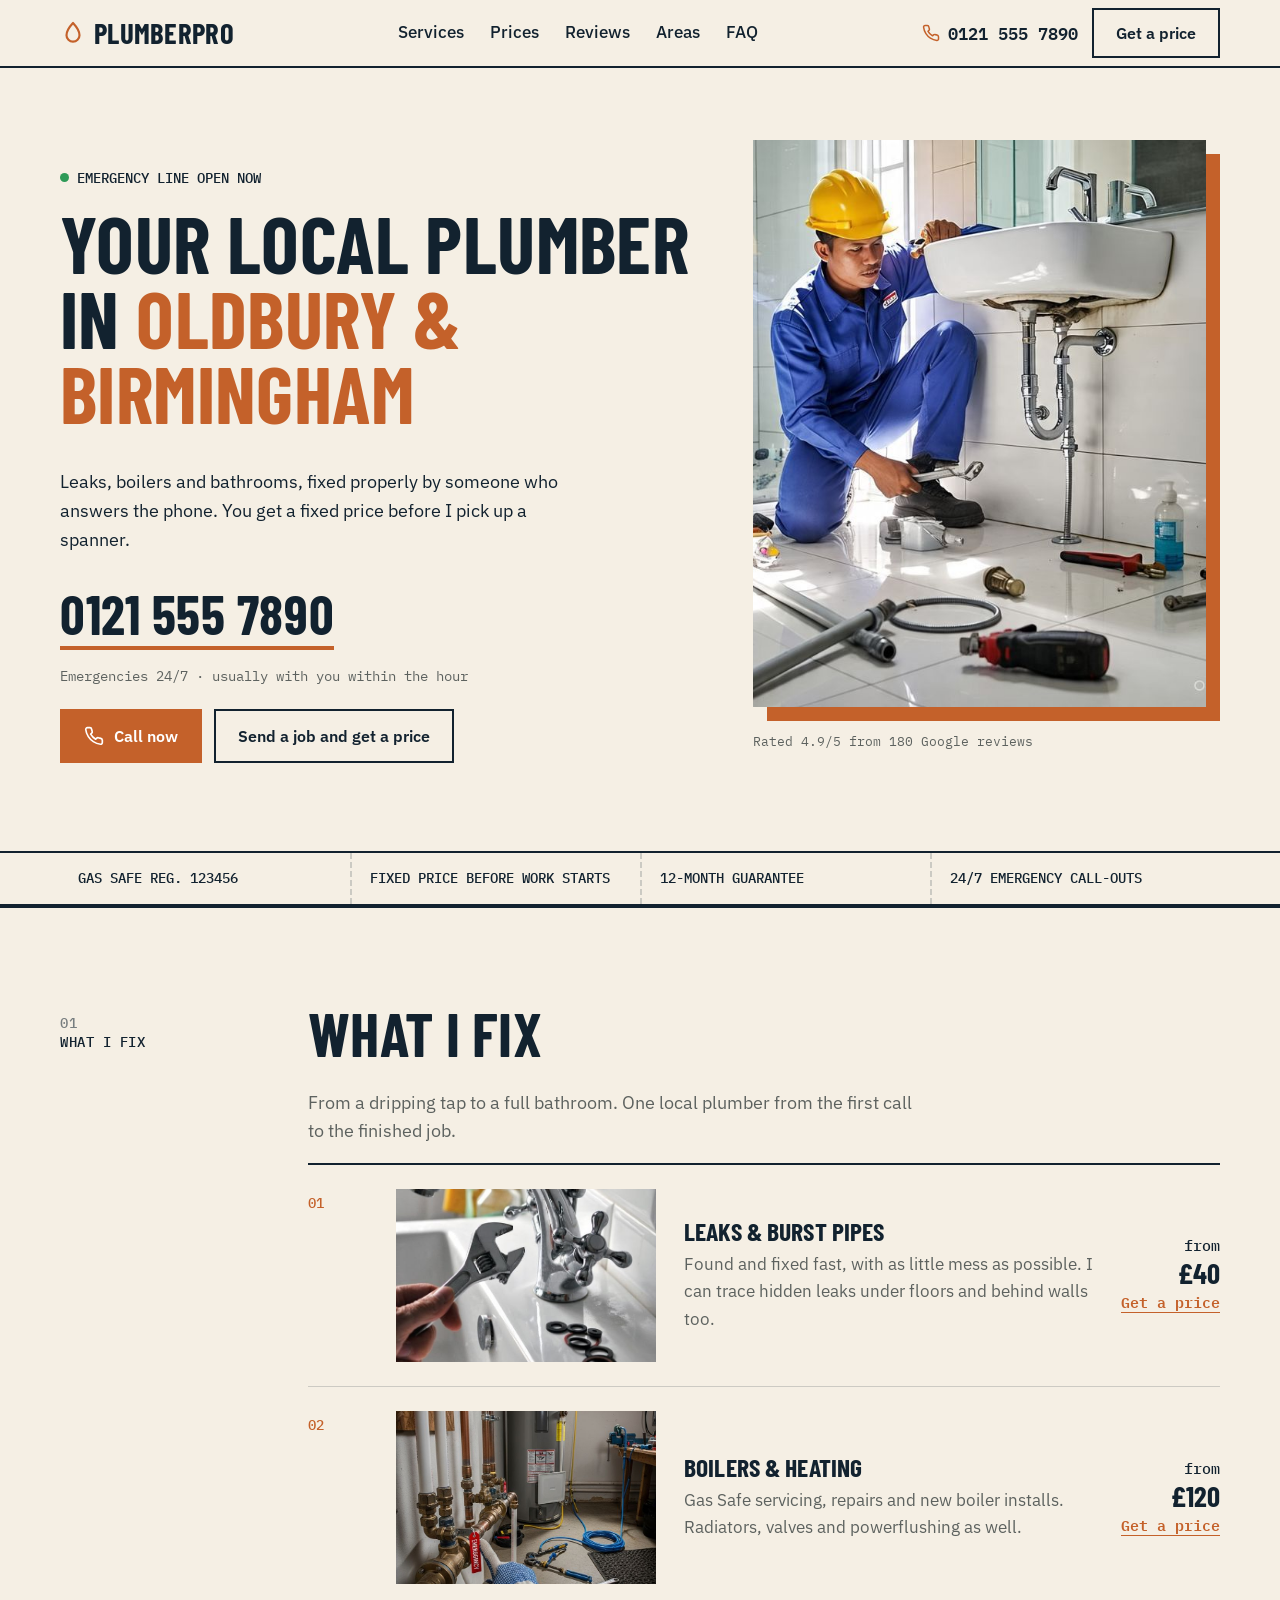
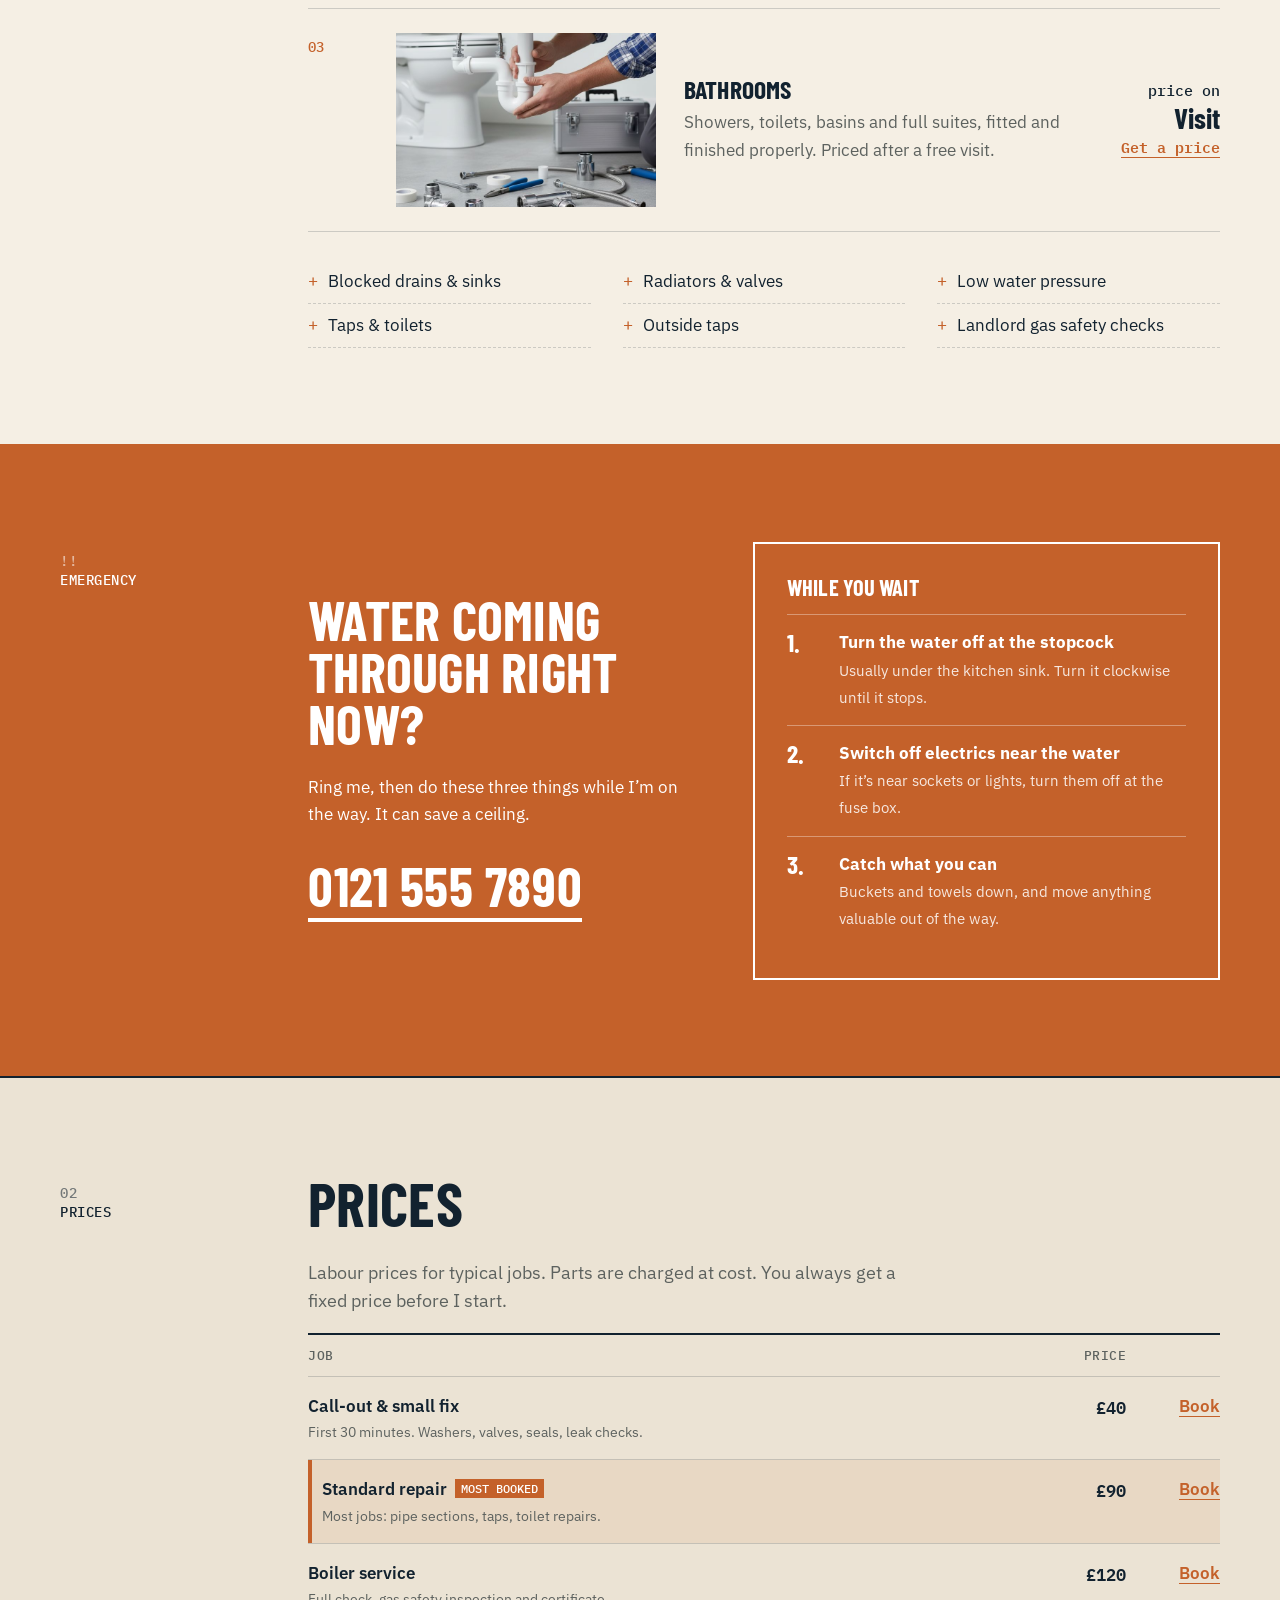
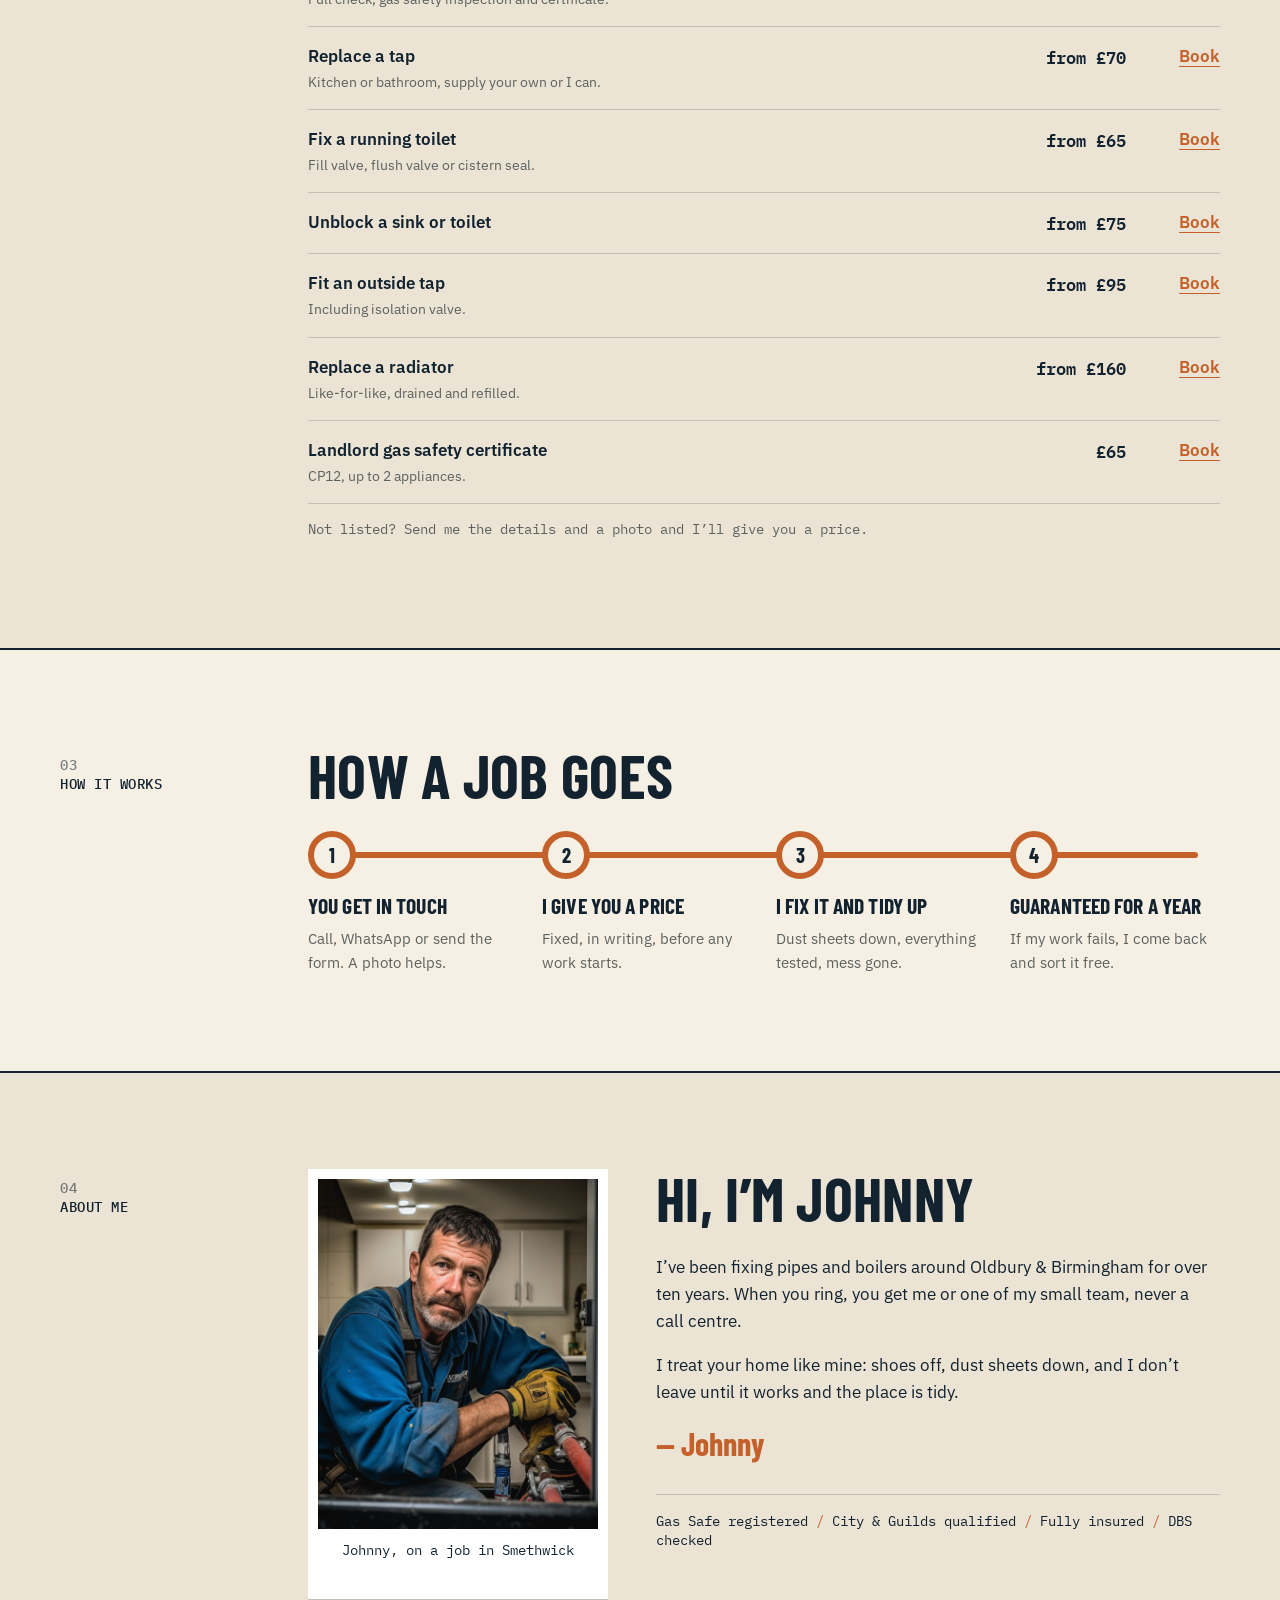
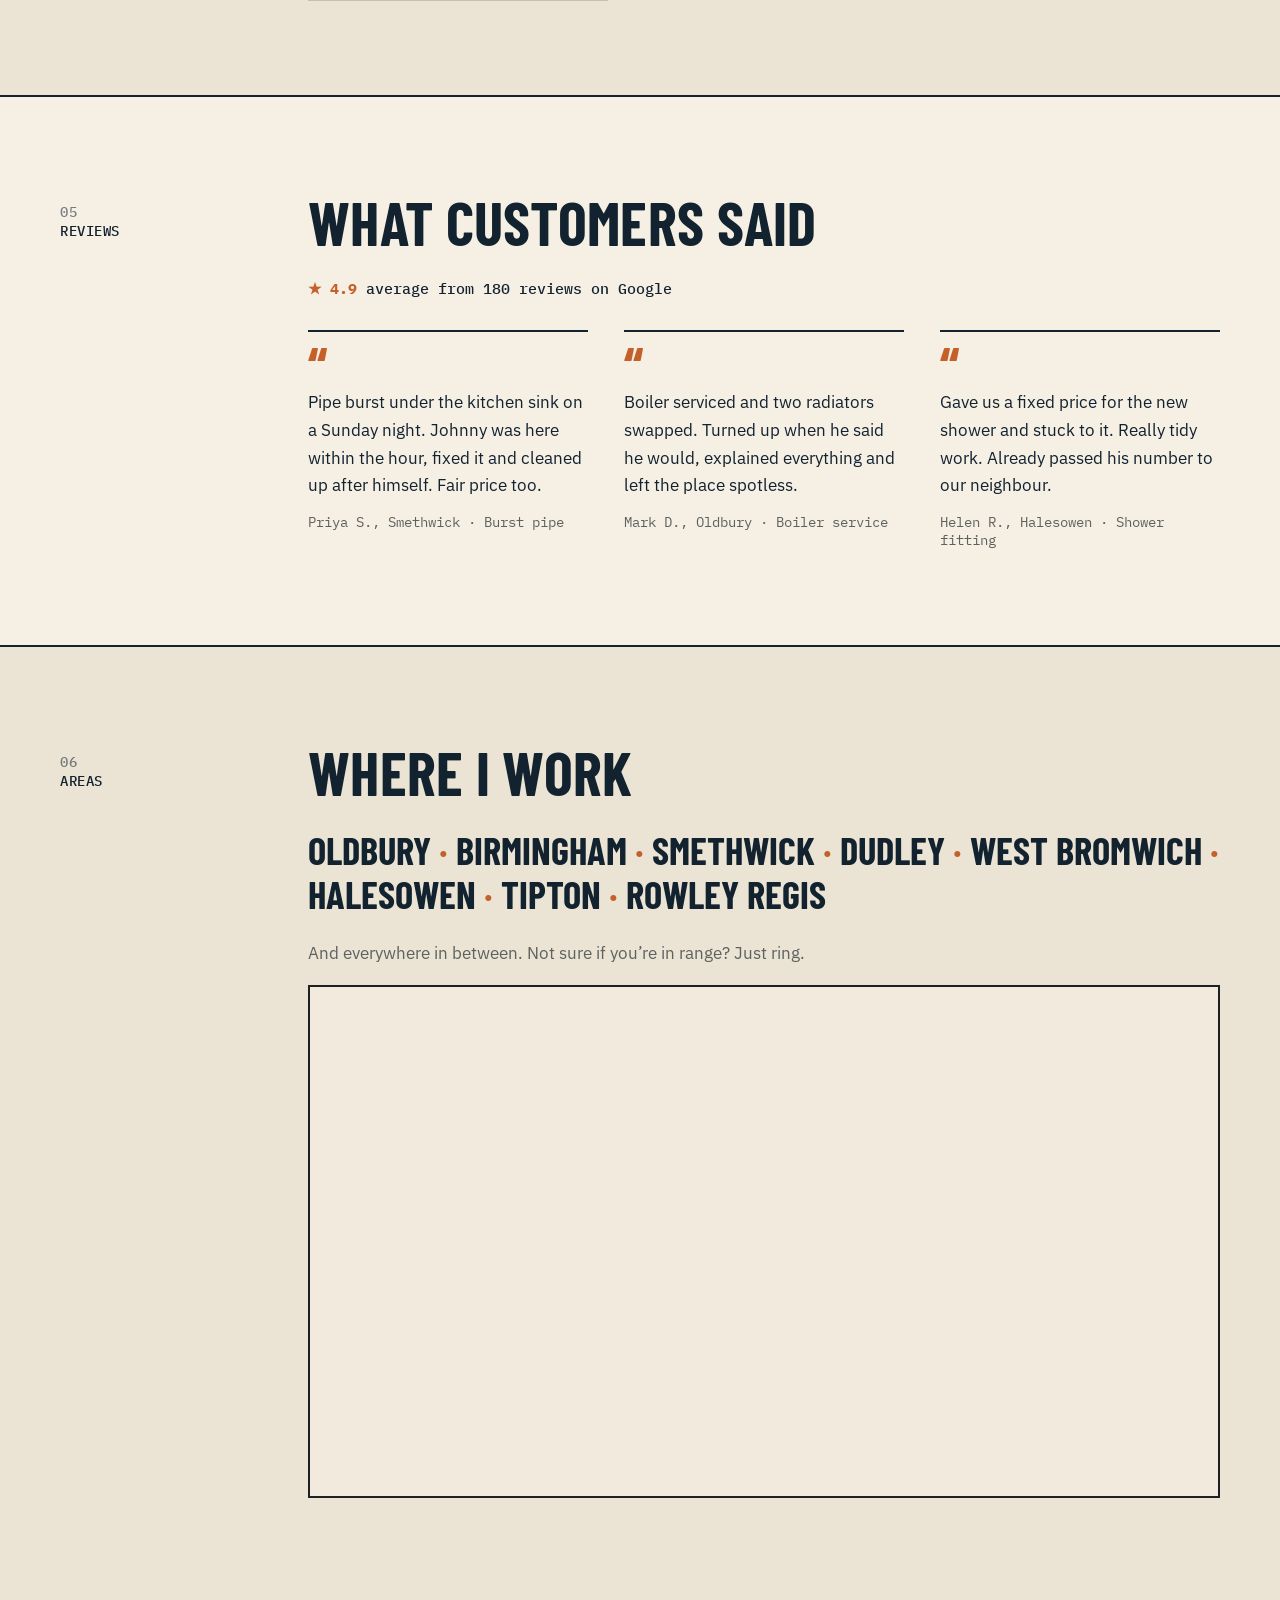
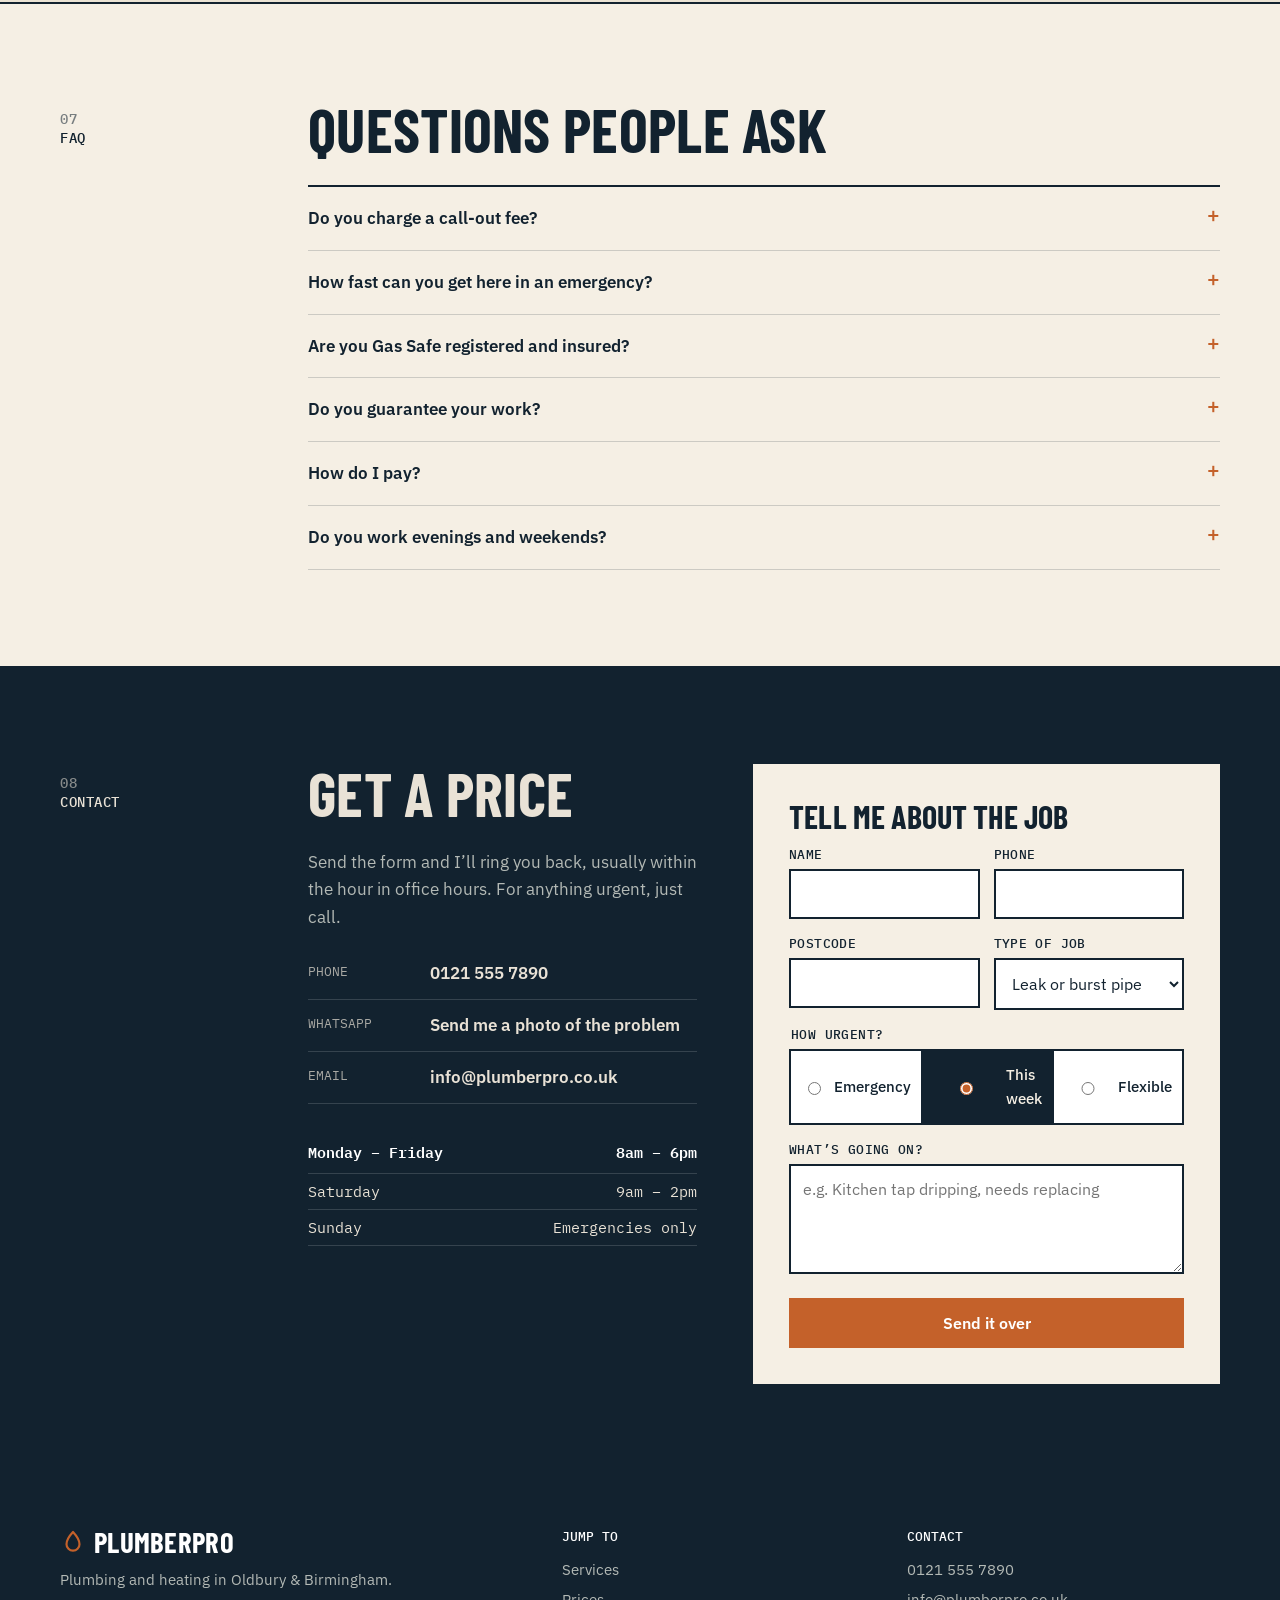
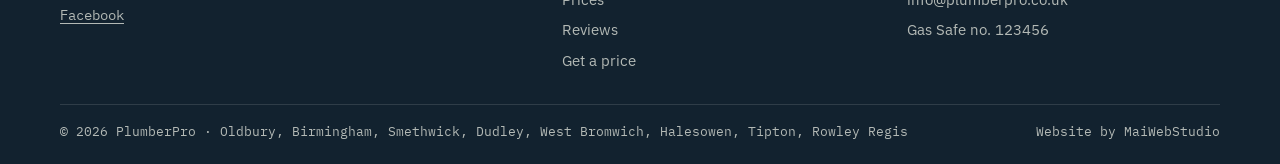
<file: index.html>
<!DOCTYPE html>
<html lang="en">
<head>
<meta charset="utf-8">
<meta name="viewport" content="width=device-width, initial-scale=1">
<title>PlumberPro | Plumber in Oldbury & Birmingham – 24/7 Emergency Plumbing</title>
<meta name="description" content="Local Gas Safe plumber in Oldbury & Birmingham. Leaks, burst pipes, boilers and bathrooms. Fixed prices, 24/7 emergency call-outs. Call 0121 555 7890.">
<meta property="og:title" content="PlumberPro | Plumber in Oldbury & Birmingham">
<meta property="og:description" content="Leaks, boilers and bathrooms fixed properly. Fixed prices, 24/7 emergencies.">
<meta property="og:type" content="website">
<meta property="og:image" content="hero-plumber.jpg">
<meta name="theme-color" content="#12222f">
<link rel="icon" href="data:image/svg+xml,%3Csvg xmlns='http://www.w3.org/2000/svg' viewBox='0 0 32 32'%3E%3Crect width='32' height='32' fill='%2312222f'/%3E%3Cpath d='M16 6s-7 7.5-7 13a7 7 0 0 0 14 0c0-5.5-7-13-7-13Z' fill='%23c4612a'/%3E%3C/svg%3E">
<link rel="preconnect" href="https://fonts.googleapis.com">
<link rel="preconnect" href="https://fonts.gstatic.com" crossorigin>
<link href="https://fonts.googleapis.com/css2?family=Barlow+Condensed:wght@700&family=IBM+Plex+Mono:wght@400;500;600&family=IBM+Plex+Sans:wght@400;500;600&display=swap" rel="stylesheet">
<link rel="stylesheet" href="styles.css">
<script type="application/ld+json">
{"@context":"https://schema.org","@type":"Plumber","name":"PlumberPro","telephone":"0121 555 7890","email":"info@plumberpro.co.uk",
 "areaServed":["Oldbury","Birmingham","Smethwick","Dudley","West Bromwich","Halesowen"],
 "address":{"@type":"PostalAddress","addressLocality":"Oldbury","addressRegion":"West Midlands","addressCountry":"GB"},
 "openingHours":"Mo-Su 00:00-23:59","priceRange":"££","image":"hero-plumber.jpg"}
</script>
</head>
<body>
<a class="skip" href="#main">Skip to content</a>

<header class="header">
  <div class="wrap">
    <a class="logo" href="#top"><span class="logo__mark"><svg class="icon" viewBox="0 0 24 24" fill="none" stroke="currentColor" stroke-width="2" stroke-linecap="round" stroke-linejoin="round" aria-hidden="true"><path d="M12 2.7s-6 6.4-6 11.3a6 6 0 0 0 12 0c0-4.9-6-11.3-6-11.3Z"/></svg></span><span data-site="name">PlumberPro</span></a>
    <ul class="nav">
      <li><a href="#services">Services</a></li>
      <li><a href="#prices">Prices</a></li>
      <li><a href="#reviews">Reviews</a></li>
      <li><a href="#areas">Areas</a></li>
      <li><a href="#faq">FAQ</a></li>
    </ul>
    <div class="header__cta">
      <a class="header__phone" href="tel:+441215557890" data-link="tel"><svg class="icon" viewBox="0 0 24 24" fill="none" stroke="currentColor" stroke-width="2" stroke-linecap="round" stroke-linejoin="round" aria-hidden="true"><path d="M22 16.9v3a2 2 0 0 1-2.2 2 19.8 19.8 0 0 1-8.6-3.1 19.5 19.5 0 0 1-6-6A19.8 19.8 0 0 1 2.1 4.2 2 2 0 0 1 4.1 2h3a2 2 0 0 1 2 1.7c.1.9.4 1.8.7 2.7a2 2 0 0 1-.5 2.1L8 9.8a16 16 0 0 0 6 6l1.3-1.3a2 2 0 0 1 2.1-.4c.9.3 1.8.6 2.7.7a2 2 0 0 1 1.7 2Z"/></svg><span data-site="phone">0121 555 7890</span></a>
      <a class="btn" href="#quote">Get a price</a>
      <button class="menu-btn" aria-label="Menu" aria-expanded="false" aria-controls="mobile-nav"><svg class="icon" viewBox="0 0 24 24" fill="none" stroke="currentColor" stroke-width="2" stroke-linecap="round" stroke-linejoin="round" aria-hidden="true"><path d="M4 6h16M4 12h16M4 18h16"/></svg></button>
    </div>
  </div>
  <nav class="mobile-nav" id="mobile-nav" aria-label="Mobile">
    <a href="#services">Services</a><a href="#prices">Prices</a><a href="#reviews">Reviews</a><a href="#areas">Areas</a><a href="#faq">FAQ</a><a href="#quote">Get a price</a>
  </nav>
</header>

<main id="main">
<section class="hero" id="top">
  <div class="wrap">
    <div>
      <span class="status" data-availability>Taking calls now</span>
      <h1>Your local plumber in <em data-site="town">Oldbury & Birmingham</em></h1>
      <p class="hero__lead">Leaks, boilers and bathrooms, fixed properly by someone who answers the phone. You get a fixed price before I pick up a spanner.</p>
      <a class="bigphone" href="tel:+441215557890" data-link="tel" data-site="phone">0121 555 7890</a>
      <p class="hero__note" data-needs-247>Emergencies 24/7 · usually with you within the hour</p>
      <div class="hero__actions">
        <a class="btn btn--copper" href="tel:+441215557890" data-link="tel"><svg class="icon" viewBox="0 0 24 24" fill="none" stroke="currentColor" stroke-width="2" stroke-linecap="round" stroke-linejoin="round" aria-hidden="true"><path d="M22 16.9v3a2 2 0 0 1-2.2 2 19.8 19.8 0 0 1-8.6-3.1 19.5 19.5 0 0 1-6-6A19.8 19.8 0 0 1 2.1 4.2 2 2 0 0 1 4.1 2h3a2 2 0 0 1 2 1.7c.1.9.4 1.8.7 2.7a2 2 0 0 1-.5 2.1L8 9.8a16 16 0 0 0 6 6l1.3-1.3a2 2 0 0 1 2.1-.4c.9.3 1.8.6 2.7.7a2 2 0 0 1 1.7 2Z"/></svg>Call now</a>
        <a class="btn" href="#quote">Send a job and get a price</a>
      </div>
    </div>
    <div>
      <div class="photo hero__photo"><img src="hero-plumber.jpg" alt="Johnny fixing a pipe under a kitchen sink" data-photo fetchpriority="high"></div>
      <p class="photo__caption" data-needs-rating>Rated <span data-site="rating">4.9</span>/5 from <span data-site="reviewCount">180</span> Google reviews</p>
    </div>
  </div>
</section>

<div class="stub">
  <div class="wrap">
    <ul>
      <li data-needs-gassafe>Gas Safe reg. <span data-site="gasSafe">123456</span></li>
      <li>Fixed price before work starts</li>
      <li>12-month guarantee</li>
      <li data-needs-247>24/7 emergency call-outs</li>
    </ul>
  </div>
</div>

<section class="section" id="services">
  <div class="wrap grid">
    <div class="label reveal"><b>01</b>What I fix</div>
    <div>
      <h2 class="reveal">What I fix</h2>
      <p class="intro muted reveal">From a dripping tap to a full bathroom. One local plumber from the first call to the finished job.</p>
      <div class="rows">
        <div class="row reveal">
          <span class="row__n">01</span>
          <div class="photo"><img src="fixing-leaks.jpg" alt="Repairing a leaking pipe" loading="lazy" data-photo></div>
          <div><h3>Leaks & burst pipes</h3><p>Found and fixed fast, with as little mess as possible. I can trace hidden leaks under floors and behind walls too.</p></div>
          <div class="row__price">from<b>£40</b><a class="link" href="#quote" data-job="Leak or burst pipe">Get a price</a></div>
        </div>
        <div class="row reveal">
          <span class="row__n">02</span>
          <div class="photo"><img src="boiler-installation.jpg" alt="Servicing a boiler" loading="lazy" data-photo></div>
          <div><h3>Boilers & heating</h3><p>Gas Safe servicing, repairs and new boiler installs. Radiators, valves and powerflushing as well.</p></div>
          <div class="row__price">from<b>£120</b><a class="link" href="#quote" data-job="Boiler or heating">Get a price</a></div>
        </div>
        <div class="row reveal">
          <span class="row__n">03</span>
          <div class="photo"><img src="fitting-bathroom.jpg" alt="A newly fitted bathroom" loading="lazy" data-photo></div>
          <div><h3>Bathrooms</h3><p>Showers, toilets, basins and full suites, fitted and finished properly. Priced after a free visit.</p></div>
          <div class="row__price">price on<b>Visit</b><a class="link" href="#quote" data-job="Bathroom fitting">Get a price</a></div>
        </div>
      </div>
      <ul class="also reveal"><li>Blocked drains & sinks</li><li>Taps & toilets</li><li>Radiators & valves</li><li>Outside taps</li><li>Low water pressure</li><li>Landlord gas safety checks</li></ul>
    </div>
  </div>
</section>

<section class="section section--copper" id="emergency" data-needs-247>
  <div class="wrap grid">
    <div class="label reveal"><b>!!</b>Emergency</div>
    <div class="contact" style="align-items:center">
      <div class="reveal">
        <h2>Water coming through right now?</h2>
        <p>Ring me, then do these three things while I’m on the way. It can save a ceiling.</p>
        <a class="bigphone" href="tel:+441215557890" data-link="tel" data-site="phone">0121 555 7890</a>
      </div>
      <div class="notice reveal">
        <h3>While you wait</h3>
        <ol class="checklist">
          <li><div><b>Turn the water off at the stopcock</b><span>Usually under the kitchen sink. Turn it clockwise until it stops.</span></div></li>
          <li><div><b>Switch off electrics near the water</b><span>If it’s near sockets or lights, turn them off at the fuse box.</span></div></li>
          <li><div><b>Catch what you can</b><span>Buckets and towels down, and move anything valuable out of the way.</span></div></li>
        </ol>
      </div>
    </div>
  </div>
</section>

<section class="section section--alt" id="prices">
  <div class="wrap grid">
    <div class="label reveal"><b>02</b>Prices</div>
    <div>
      <h2 class="reveal">Prices</h2>
      <p class="intro muted reveal">Labour prices for typical jobs. Parts are charged at cost. You always get a fixed price before I start.</p>
      <table class="sheet reveal">
        <thead><tr><th>Job</th><th style="text-align:right;padding-right:20px">Price</th><th></th></tr></thead>
        <tbody>
          <tr><td class="job">Call-out & small fix<small>First 30 minutes. Washers, valves, seals, leak checks.</small></td><td>£40</td><td><a class="link" href="#quote" data-job="Leak or burst pipe">Book</a></td></tr>
          <tr class="pick"><td class="job">Standard repair<span class="tag">Most booked</span><small>Most jobs: pipe sections, taps, toilet repairs.</small></td><td>£90</td><td><a class="link" href="#quote" data-job="Taps or toilet">Book</a></td></tr>
          <tr><td class="job">Boiler service<small>Full check, gas safety inspection and certificate.</small></td><td>£120</td><td><a class="link" href="#quote" data-job="Boiler or heating">Book</a></td></tr>
          <tr><td class="job">Replace a tap<small>Kitchen or bathroom, supply your own or I can.</small></td><td>from £70</td><td><a class="link" href="#quote" data-job="Taps or toilet">Book</a></td></tr>
          <tr><td class="job">Fix a running toilet<small>Fill valve, flush valve or cistern seal.</small></td><td>from £65</td><td><a class="link" href="#quote" data-job="Taps or toilet">Book</a></td></tr>
          <tr><td class="job">Unblock a sink or toilet</td><td>from £75</td><td><a class="link" href="#quote" data-job="Blocked drain">Book</a></td></tr>
          <tr><td class="job">Fit an outside tap<small>Including isolation valve.</small></td><td>from £95</td><td><a class="link" href="#quote" data-job="Something else">Book</a></td></tr>
          <tr><td class="job">Replace a radiator<small>Like-for-like, drained and refilled.</small></td><td>from £160</td><td><a class="link" href="#quote" data-job="Boiler or heating">Book</a></td></tr>
          <tr><td class="job">Landlord gas safety certificate<small>CP12, up to 2 appliances.</small></td><td>£65</td><td><a class="link" href="#quote" data-job="Boiler or heating">Book</a></td></tr>
        </tbody>
      </table>
      <p class="fineprint">Not listed? Send me the details and a photo and I’ll give you a price.</p>
    </div>
  </div>
</section>

<section class="section">
  <div class="wrap grid">
    <div class="label reveal"><b>03</b>How it works</div>
    <div>
      <h2 class="reveal">How a job goes</h2>
      <ol class="pipe reveal">
        <li><h3>You get in touch</h3><p>Call, WhatsApp or send the form. A photo helps.</p></li>
        <li><h3>I give you a price</h3><p>Fixed, in writing, before any work starts.</p></li>
        <li><h3>I fix it and tidy up</h3><p>Dust sheets down, everything tested, mess gone.</p></li>
        <li><h3>Guaranteed for a year</h3><p>If my work fails, I come back and sort it free.</p></li>
      </ol>
    </div>
  </div>
</section>

<section class="section section--alt" id="about">
  <div class="wrap grid">
    <div class="label reveal"><b>04</b>About me</div>
    <div class="about">
      <figure class="polaroid reveal" style="margin:0"><div class="photo"><img src="jhonny.jpg" alt="Johnny Smith, plumber" loading="lazy" data-photo></div><p>Johnny, on a job in Smethwick</p></figure>
      <div class="reveal">
        <h2>Hi, I’m Johnny</h2>
        <p>I’ve been fixing pipes and boilers around <span data-site="town">Oldbury & Birmingham</span> for over ten years. When you ring, you get me or one of my small team, never a call centre.</p>
        <p>I treat your home like mine: shoes off, dust sheets down, and I don’t leave until it works and the place is tidy.</p>
        <p class="sig">— Johnny</p>
        <p class="quals"><span data-needs-gassafe>Gas Safe registered</span><span>City &amp; Guilds qualified</span><span>Fully insured</span><span>DBS checked</span></p>
      </div>
    </div>
  </div>
</section>

<section class="section" id="reviews">
  <div class="wrap grid">
    <div class="label reveal"><b>05</b>Reviews</div>
    <div>
      <h2 class="reveal">What customers said</h2>
      <p class="rating reveal" data-needs-rating><b>★ <span data-site="rating">4.9</span></b> average from <span data-site="reviewCount">180</span> reviews on Google</p>
      <div class="quotes">
          <figure class="quote reveal"><blockquote>Pipe burst under the kitchen sink on a Sunday night. Johnny was here within the hour, fixed it and cleaned up after himself. Fair price too.</blockquote><figcaption>Priya S., Smethwick · Burst pipe</figcaption></figure>
          <figure class="quote reveal"><blockquote>Boiler serviced and two radiators swapped. Turned up when he said he would, explained everything and left the place spotless.</blockquote><figcaption>Mark D., Oldbury · Boiler service</figcaption></figure>
          <figure class="quote reveal"><blockquote>Gave us a fixed price for the new shower and stuck to it. Really tidy work. Already passed his number to our neighbour.</blockquote><figcaption>Helen R., Halesowen · Shower fitting</figcaption></figure>
      </div>
    </div>
  </div>
</section>

<section class="section section--alt" id="areas">
  <div class="wrap grid">
    <div class="label reveal"><b>06</b>Areas</div>
    <div>
      <h2 class="reveal">Where I work</h2>
      <ul class="areas reveal" data-areas><li>Oldbury</li><li>Birmingham</li><li>Smethwick</li><li>Dudley</li></ul>
      <p class="muted reveal">And everywhere in between. Not sure if you’re in range? Just ring.</p>
      <iframe class="map reveal" data-map title="Map of the area covered" loading="lazy" referrerpolicy="no-referrer-when-downgrade"></iframe>
    </div>
  </div>
</section>

<section class="section" id="faq">
  <div class="wrap grid">
    <div class="label reveal"><b>07</b>FAQ</div>
    <div>
      <h2 class="reveal">Questions people ask</h2>
      <div class="faq reveal"><details><summary>Do you charge a call-out fee?</summary><p>The £40 call-out covers my first 30 minutes on site, which is enough for most small fixes. If a job needs more, I tell you the price before I start.</p></details><details><summary>How fast can you get here in an emergency?</summary><p>Usually within the hour if you’re in my area, day or night. I’ll give you a time on the phone.</p></details><details><summary>Are you Gas Safe registered and insured?</summary><p>Yes. Ask to see my Gas Safe ID card when I arrive, it’s the law for anyone working on gas.</p></details><details><summary>Do you guarantee your work?</summary><p>Yes, 12 months on all my workmanship. New boilers also come with the manufacturer’s warranty.</p></details><details><summary>How do I pay?</summary><p>Card, bank transfer or cash, once the job’s done and you’re happy with it.</p></details><details><summary>Do you work evenings and weekends?</summary><p>Planned jobs run Monday to Saturday. Emergencies any time, bank holidays included.</p></details></div>
    </div>
  </div>
</section>

<section class="section section--dark" id="quote">
  <div class="wrap grid">
    <div class="label reveal"><b>08</b>Contact</div>
    <div class="contact">
      <div class="reveal">
        <h2>Get a price</h2>
        <p class="muted">Send the form and I’ll ring you back, usually within the hour in office hours. For anything urgent, just call.</p>
        <ul class="contact-list">
          <li><span>Phone</span><a href="tel:+441215557890" data-link="tel" data-site="phone">0121 555 7890</a></li>
          <li data-hide-group><span>WhatsApp</span><a href="#" data-link="whatsapp" data-hide-empty>Send me a photo of the problem</a></li>
          <li><span>Email</span><a href="mailto:info@plumberpro.co.uk" data-link="email" data-site="email">info@plumberpro.co.uk</a></li>
        </ul>
        <table class="hours"><tbody data-hours>
          <tr><td>Monday – Friday</td><td>8am – 6pm</td></tr><tr><td>Saturday</td><td>9am – 2pm</td></tr><tr><td>Sunday</td><td>Emergencies only</td></tr>
        </tbody></table>
      </div>
      <div class="form reveal">
        <h3>Tell me about the job</h3>
        <form id="quote-form">
          <div class="row-2">
            <div class="field"><label for="q-name">Name</label><input id="q-name" name="name" autocomplete="name" required></div>
            <div class="field"><label for="q-phone">Phone</label><input id="q-phone" name="phone" type="tel" autocomplete="tel" required></div>
          </div>
          <div class="row-2">
            <div class="field"><label for="q-postcode">Postcode</label><input id="q-postcode" name="postcode" autocomplete="postal-code" required></div>
            <div class="field"><label for="q-job">Type of job</label><select id="q-job" name="job"><option>Leak or burst pipe</option><option>Boiler or heating</option><option>Bathroom fitting</option><option>Blocked drain</option><option>Taps or toilet</option><option>Something else</option></select></div>
          </div>
          <fieldset class="field">
            <legend>How urgent?</legend>
            <div class="urgency">
              <label><input type="radio" name="urgency" value="Emergency"> Emergency</label>
              <label><input type="radio" name="urgency" value="This week" checked> This week</label>
              <label><input type="radio" name="urgency" value="Flexible"> Flexible</label>
            </div>
          </fieldset>
          <div class="field"><label for="q-msg">What’s going on?</label><textarea id="q-msg" name="message" placeholder="e.g. Kitchen tap dripping, needs replacing"></textarea></div>
          <button class="btn btn--copper" type="submit" style="width:100%">Send it over</button>
        </form>
        <p class="form-msg" role="status"></p>
      </div>
    </div>
  </div>
</section>
</main>

<footer class="footer">
  <div class="wrap">
    <div class="footer__grid">
      <div>
        <a class="logo" href="#top"><span class="logo__mark"><svg class="icon" viewBox="0 0 24 24" fill="none" stroke="currentColor" stroke-width="2" stroke-linecap="round" stroke-linejoin="round" aria-hidden="true"><path d="M12 2.7s-6 6.4-6 11.3a6 6 0 0 0 12 0c0-4.9-6-11.3-6-11.3Z"/></svg></span><span data-site="name">PlumberPro</span></a>
        <p>Plumbing and heating in <span data-site="town">Oldbury & Birmingham</span>.</p>
        <div class="socials">
          <a href="#" data-link="facebook" data-hide-empty>Facebook</a>
          <a href="#" data-link="instagram" data-hide-empty>Instagram</a>
          <a href="#" data-link="google" data-hide-empty>Google reviews</a>
        </div>
      </div>
      <div><h4>Jump to</h4><ul><li><a href="#services">Services</a></li><li><a href="#prices">Prices</a></li><li><a href="#reviews">Reviews</a></li><li><a href="#quote">Get a price</a></li></ul></div>
      <div><h4>Contact</h4><ul><li><a href="tel:+441215557890" data-link="tel" data-site="phone">0121 555 7890</a></li><li><a href="mailto:info@plumberpro.co.uk" data-link="email" data-site="email">info@plumberpro.co.uk</a></li><li data-needs-gassafe>Gas Safe no. <span data-site="gasSafe">123456</span></li></ul></div>
    </div>
    <div class="footer__bottom">
      <span>&copy; <span data-site="year">2026</span> <span data-site="name">PlumberPro</span> · <span data-areas-text>Oldbury, Birmingham, Smethwick, Dudley</span></span>
      <span>Website by MaiWebStudio</span>
    </div>
  </div>
</footer>

<div class="callbar">
  <a class="btn btn--copper" href="tel:+441215557890" data-link="tel"><svg class="icon" viewBox="0 0 24 24" fill="none" stroke="currentColor" stroke-width="2" stroke-linecap="round" stroke-linejoin="round" aria-hidden="true"><path d="M22 16.9v3a2 2 0 0 1-2.2 2 19.8 19.8 0 0 1-8.6-3.1 19.5 19.5 0 0 1-6-6A19.8 19.8 0 0 1 2.1 4.2 2 2 0 0 1 4.1 2h3a2 2 0 0 1 2 1.7c.1.9.4 1.8.7 2.7a2 2 0 0 1-.5 2.1L8 9.8a16 16 0 0 0 6 6l1.3-1.3a2 2 0 0 1 2.1-.4c.9.3 1.8.6 2.7.7a2 2 0 0 1 1.7 2Z"/></svg>Call now</a>
  <a class="btn" href="#quote">Get a price</a>
</div>

<script src="config.js"></script>
<script src="main.js"></script>
</body>
</html>
</file>
<file: styles.css>
/* =====================================================================
   BRAND — change these to restyle the whole site.
   ===================================================================== */
:root {
  --paper: #f5efe4;      /* main background (warm cream) */
  --paper-2: #ebe3d4;    /* alternate sections */
  --ink: #12222f;        /* text, dark sections */
  --ink-2: #213645;
  --copper: #c4612a;     /* accent: call buttons, highlights */
  --copper-dark: #a64f1f;
  --muted: #5d625f;
  --rule: #12222f;       /* strong lines */
  --line: rgba(18, 34, 47, .18);

  --font-display: "Barlow Condensed", "Arial Narrow", sans-serif;
  --font-body: "IBM Plex Sans", system-ui, sans-serif;
  --font-mono: "IBM Plex Mono", ui-monospace, monospace;

  --wrap: 1160px;
}

/* =====================================================================
   BASE
   ===================================================================== */
*, *::before, *::after { box-sizing: border-box; }
html { scroll-behavior: smooth; -webkit-text-size-adjust: 100%; }
body { margin: 0; background: var(--paper); color: var(--ink); font: 400 17px/1.6 var(--font-body); -webkit-font-smoothing: antialiased; }
img { display: block; max-width: 100%; }
a { color: inherit; }
h1, h2, h3 { font-family: var(--font-display); font-weight: 700; text-transform: uppercase; line-height: .95; letter-spacing: .005em; margin: 0 0 .45em; }
h1 { font-size: clamp(3rem, 8vw, 6.2rem); }
h2 { font-size: clamp(2.4rem, 5vw, 3.8rem); }
h3 { font-size: 1.6rem; line-height: 1; }
p { margin: 0 0 1em; }
:focus-visible { outline: 3px solid var(--copper); outline-offset: 2px; }
.wrap { width: min(var(--wrap), 100% - 40px); margin-inline: auto; }
.muted { color: var(--muted); }
.mono { font-family: var(--font-mono); }
.icon { width: 20px; height: 20px; flex: none; }
.skip { position: absolute; left: -999px; top: 8px; background: var(--copper); color: #fff; padding: 10px 14px; z-index: 100; }
.skip:focus { left: 8px; }

/* Sections: label column on the left, content on the right */
.section { padding: clamp(56px, 8vw, 96px) 0; border-top: 2px solid var(--rule); scroll-margin-top: 70px; }
.section--alt { background: var(--paper-2); }
.section--dark { background: var(--ink); color: #e9e2d6; border-top-color: var(--ink); }
.section--dark .muted { color: #b3b9b5; }
.section--copper { background: var(--copper); color: #fff; border-top-color: var(--copper); }
.grid { display: grid; grid-template-columns: 200px 1fr; gap: 24px 48px; }
@media (max-width: 860px) { .grid { grid-template-columns: 1fr; } }
.label { font: 500 .85rem/1.4 var(--font-mono); text-transform: uppercase; letter-spacing: .04em; padding-top: 10px; }
.label b { display: block; font-weight: 500; opacity: .55; }
.intro { max-width: 620px; font-size: 1.1rem; }

/* Buttons */
.btn { display: inline-flex; align-items: center; justify-content: center; gap: 10px; padding: 15px 22px; border: 2px solid var(--ink);
  font: 600 1rem/1 var(--font-body); text-decoration: none; cursor: pointer; background: transparent; color: var(--ink); transition: background-color .15s, color .15s; }
.btn:hover { background: var(--ink); color: var(--paper); }
.btn--copper { background: var(--copper); border-color: var(--copper); color: #fff; }
.btn--copper:hover { background: var(--copper-dark); border-color: var(--copper-dark); color: #fff; }
.btn--light { border-color: currentColor; color: inherit; }
.btn--light:hover { background: #fff; color: var(--ink); }
.link { color: var(--copper); font-weight: 600; text-decoration: underline; text-underline-offset: 4px; text-decoration-thickness: 1px; }
.link:hover { text-decoration-thickness: 2px; }

/* =====================================================================
   HEADER
   ===================================================================== */
.header { position: sticky; top: 0; z-index: 50; background: var(--paper); border-bottom: 2px solid var(--rule); }
.header .wrap { display: flex; align-items: center; justify-content: space-between; gap: 20px; height: 66px; }
.logo { font: 700 1.8rem/1 var(--font-display); text-transform: uppercase; text-decoration: none; letter-spacing: .01em; display: inline-flex; align-items: center; gap: 8px; }
.logo__mark { width: 26px; height: 26px; color: var(--copper); }
.logo__mark .icon { width: 26px; height: 26px; }
.nav { display: flex; gap: 26px; list-style: none; margin: 0; padding: 0; }
.nav a { text-decoration: none; font-weight: 500; }
.nav a:hover { color: var(--copper); }
.header__cta { display: flex; align-items: center; gap: 14px; }
.header__phone { font: 600 1.05rem var(--font-mono); text-decoration: none; white-space: nowrap; display: inline-flex; align-items: center; gap: 8px; }
.header__phone .icon { color: var(--copper); width: 18px; height: 18px; }
.menu-btn { display: none; width: 44px; height: 44px; border: 2px solid var(--ink); background: transparent; align-items: center; justify-content: center; cursor: pointer; color: var(--ink); }
.mobile-nav { display: none; border-top: 2px solid var(--rule); }
@media (max-width: 980px) {
  .nav { display: none; }
  .menu-btn { display: inline-flex; }
  .mobile-nav.open { display: block; }
  .mobile-nav a { display: block; padding: 14px 20px; border-bottom: 1px solid var(--line); text-decoration: none; font: 700 1.4rem var(--font-display); text-transform: uppercase; }
}
@media (max-width: 640px) { .header__cta .btn { display: none; } }
@media (max-width: 420px) { .header__phone { font-size: .92rem; } .header__phone .icon { display: none; } .logo { font-size: 1.5rem; } }

/* =====================================================================
   HERO
   ===================================================================== */
.hero { padding: clamp(40px, 6vw, 72px) 0 clamp(48px, 7vw, 88px); }
.hero .wrap { display: grid; grid-template-columns: 1.15fr .85fr; gap: clamp(28px, 5vw, 60px); align-items: end; }
@media (max-width: 900px) { .hero .wrap { grid-template-columns: 1fr; } }
.status { font: 500 .85rem var(--font-mono); text-transform: uppercase; display: inline-flex; align-items: center; gap: 8px; margin-bottom: 18px; }
.status::before { content: ""; width: 9px; height: 9px; background: #2e9a57; border-radius: 50%; }
.hero h1 em { font-style: normal; color: var(--copper); }
.hero__lead { font-size: 1.15rem; max-width: 520px; }
.bigphone { display: inline-block; margin: 14px 0 6px; font: 700 clamp(2.2rem, 6vw, 3.6rem)/1 var(--font-display); text-decoration: none; border-bottom: 4px solid var(--copper); padding-bottom: 4px; letter-spacing: .01em; }
.bigphone:hover { color: var(--copper); }
.hero__note { font: 400 .9rem var(--font-mono); color: var(--muted); margin: 10px 0 24px; }
.hero__actions { display: flex; gap: 12px; flex-wrap: wrap; }
.photo { position: relative; background: var(--paper-2); }
.photo img { width: 100%; height: 100%; object-fit: cover; }
.hero__photo { aspect-ratio: 4 / 5; box-shadow: 14px 14px 0 var(--copper); margin-right: 14px; }
.photo__caption { font: 400 .8rem var(--font-mono); color: var(--muted); margin-top: 26px; }

/* Ticket stub of trust points */
.stub { border-top: 2px solid var(--rule); border-bottom: 2px solid var(--rule); background: var(--paper); }
.stub ul { list-style: none; margin: 0; padding: 0; display: grid; grid-template-columns: repeat(4, 1fr); }
.stub li { padding: 16px 18px; font: 500 .88rem/1.35 var(--font-mono); text-transform: uppercase; }
.stub li + li { border-left: 2px dashed var(--line); }
@media (max-width: 860px) { .stub ul { grid-template-columns: 1fr 1fr; } .stub li:nth-child(3) { border-left: 0; } .stub li:nth-child(n+3) { border-top: 2px dashed var(--line); } }

/* =====================================================================
   SERVICES (numbered rows)
   ===================================================================== */
.rows { border-top: 2px solid var(--rule); }
.row { display: grid; grid-template-columns: 60px 260px 1fr auto; gap: 28px; align-items: center; padding: 24px 0; border-bottom: 1px solid var(--line); }
.row__n { font: 500 .9rem var(--font-mono); color: var(--copper); align-self: start; padding-top: 4px; }
.row .photo { aspect-ratio: 3 / 2; }
.row h3 { margin-bottom: .3em; }
.row p { margin: 0; color: var(--muted); }
.row__price { text-align: right; font: 500 .95rem var(--font-mono); white-space: nowrap; }
.row__price b { display: block; font: 700 1.8rem var(--font-display); }
@media (max-width: 860px) {
  .row { grid-template-columns: 1fr; gap: 14px; }
  .row__n { padding: 0; }
  .row__price { text-align: left; display: flex; gap: 16px; align-items: baseline; }
}
.also { columns: 3 220px; column-gap: 32px; list-style: none; padding: 0; margin: 28px 0 0; }
.also li { padding: 8px 0; border-bottom: 1px dashed var(--line); break-inside: avoid; }
.also li::before { content: "+ "; color: var(--copper); font-family: var(--font-mono); }

/* =====================================================================
   EMERGENCY
   ===================================================================== */
.notice { border: 2px solid #fff; padding: clamp(20px, 3vw, 32px); }
.notice h3 { font-size: 1.4rem; margin-bottom: 16px; }
.checklist { list-style: none; margin: 0; padding: 0; counter-reset: c; }
.checklist li { counter-increment: c; display: grid; grid-template-columns: 40px 1fr; gap: 12px; padding: 14px 0; border-top: 1px solid rgba(255,255,255,.35); }
.checklist li::before { content: counter(c) "."; font: 700 1.6rem/1 var(--font-display); }
.checklist b { display: block; }
.checklist span { opacity: .85; font-size: .95rem; }
.section--copper .bigphone { border-color: #fff; color: #fff; }

/* =====================================================================
   PRICE SHEET
   ===================================================================== */
.sheet { width: 100%; border-collapse: collapse; border-top: 2px solid var(--rule); }
.sheet th { text-align: left; font: 500 .8rem var(--font-mono); text-transform: uppercase; letter-spacing: .04em; padding: 12px 0; color: var(--muted); border-bottom: 1px solid var(--line); }
.sheet td { padding: 16px 0; border-bottom: 1px solid var(--line); vertical-align: top; }
.sheet td:nth-child(2) { font: 600 1.05rem var(--font-mono); white-space: nowrap; padding: 16px 20px; text-align: right; }
.sheet td:last-child { text-align: right; white-space: nowrap; }
.sheet .job { font-weight: 600; }
.sheet .job small { display: block; font-weight: 400; color: var(--muted); font-size: .9rem; }
.sheet tr.pick td { background: rgba(196, 97, 42, .09); }
.sheet tr.pick td:first-child { box-shadow: inset 4px 0 0 var(--copper); padding-left: 14px; }
.tag { font: 500 .72rem var(--font-mono); text-transform: uppercase; background: var(--copper); color: #fff; padding: 2px 6px; margin-left: 8px; vertical-align: 2px; }
@media (max-width: 600px) { .sheet td:last-child { display: none; } .sheet td:nth-child(2) { padding-right: 0; } }
.fineprint { font: 400 .85rem var(--font-mono); color: var(--muted); margin-top: 16px; }

/* =====================================================================
   PROCESS (pipe line)
   ===================================================================== */
.pipe { list-style: none; margin: 0; padding: 0; display: grid; grid-template-columns: repeat(4, 1fr); gap: 24px; position: relative; counter-reset: p; }
.pipe::before { content: ""; position: absolute; left: 22px; right: 22px; top: 21px; height: 6px; background: var(--copper); border-radius: 3px; }
.pipe li { counter-increment: p; position: relative; }
.pipe li::before { content: counter(p); position: relative; z-index: 1; width: 48px; height: 48px; border-radius: 50%; background: var(--paper); border: 6px solid var(--copper); display: grid; place-items: center; font: 700 1.3rem var(--font-display); margin-bottom: 16px; }
.section--alt .pipe li::before { background: var(--paper-2); }
.pipe h3 { font-size: 1.35rem; }
.pipe p { color: var(--muted); margin: 0; font-size: .95rem; }
@media (max-width: 860px) {
  .pipe { grid-template-columns: 1fr; gap: 0; }
  .pipe::before { left: 21px; right: auto; top: 20px; bottom: 20px; width: 6px; height: auto; }
  .pipe li { display: grid; grid-template-columns: 48px 1fr; gap: 0 18px; padding-bottom: 22px; }
  .pipe li::before { grid-row: span 2; margin: 0; }
}

/* =====================================================================
   ABOUT / REVIEWS / AREAS / FAQ
   ===================================================================== */
.about { display: grid; grid-template-columns: 300px 1fr; gap: clamp(24px, 4vw, 48px); align-items: start; }
@media (max-width: 760px) { .about { grid-template-columns: 1fr; } }
.polaroid { background: #fff; padding: 10px 10px 40px; box-shadow: 0 2px 0 var(--line); transform: rotate(-1.5deg); max-width: 300px; }
.polaroid .photo { aspect-ratio: 4 / 5; }
.polaroid p { font: 400 .85rem var(--font-mono); text-align: center; margin: 12px 0 0; }
.sig { font: 700 2rem var(--font-display); color: var(--copper); text-transform: none; }
.quals { font: 400 .9rem var(--font-mono); border-top: 1px solid var(--line); padding-top: 16px; margin-top: 20px; }
.quals span::after { content: "  /  "; color: var(--copper); }
.quals span:last-child::after { content: ""; }

.quotes { display: grid; grid-template-columns: repeat(3, 1fr); gap: 36px; }
@media (max-width: 860px) { .quotes { grid-template-columns: 1fr; } }
.quote { margin: 0; border-top: 2px solid var(--rule); padding-top: 18px; }
.quote blockquote { margin: 0 0 14px; font-size: 1.08rem; }
.quote blockquote::before { content: "“"; display: block; font: 700 3.4rem/.6 var(--font-display); color: var(--copper); margin-bottom: 6px; }
.quote figcaption { font: 400 .85rem var(--font-mono); color: var(--muted); }
.rating { font: 500 .95rem var(--font-mono); margin: 0 0 32px; }
.rating b { color: var(--copper); }

.areas { list-style: none; margin: 0 0 24px; padding: 0; font: 700 clamp(1.6rem, 3.6vw, 2.4rem)/1.15 var(--font-display); text-transform: uppercase; }
.areas li { display: inline; }
.areas li .icon { display: none; }
.areas li::after { content: " · "; color: var(--copper); }
.areas li:last-child::after { content: ""; }
.map { width: 100%; aspect-ratio: 16 / 9; border: 2px solid var(--rule); background: var(--paper-2); filter: grayscale(.6) sepia(.15); }

.faq details { border-bottom: 1px solid var(--line); }
.faq details:first-child { border-top: 2px solid var(--rule); }
.faq summary { cursor: pointer; list-style: none; display: flex; justify-content: space-between; gap: 20px; padding: 18px 0; font-weight: 600; font-size: 1.05rem; }
.faq summary::-webkit-details-marker { display: none; }
.faq summary::after { content: "+"; font: 500 1.3rem/1 var(--font-mono); color: var(--copper); }
.faq details[open] summary::after { content: "−"; }
.faq details p { margin: 0 0 18px; color: var(--muted); max-width: 680px; }

/* =====================================================================
   CONTACT / FORM
   ===================================================================== */
.contact { display: grid; grid-template-columns: 1fr 1.2fr; gap: clamp(28px, 5vw, 56px); align-items: start; }
@media (max-width: 900px) { .contact { grid-template-columns: 1fr; } }
.contact-list { list-style: none; padding: 0; margin: 0 0 28px; }
.contact-list li { display: grid; grid-template-columns: 110px 1fr; gap: 12px; padding: 12px 0; border-bottom: 1px solid rgba(255,255,255,.15); }
.contact-list li > span:first-child { font: 400 .8rem var(--font-mono); text-transform: uppercase; opacity: .7; padding-top: 3px; }
.contact-list a { text-decoration: none; font-weight: 600; }
.contact-list a:hover { text-decoration: underline; }
.hours { width: 100%; border-collapse: collapse; font: 400 .92rem var(--font-mono); }
.hours td { padding: 8px 0; border-bottom: 1px solid rgba(255,255,255,.15); }
.hours td:last-child { text-align: right; }
.hours tr.today td { color: #fff; font-weight: 600; }
.form { background: var(--paper); color: var(--ink); padding: clamp(22px, 4vw, 34px); border: 2px solid var(--paper); }
.form h3 { font-size: 2rem; }
.field { margin-bottom: 16px; }
.field > label, .field legend { display: block; font: 500 .8rem var(--font-mono); text-transform: uppercase; letter-spacing: .03em; margin-bottom: 6px; }
.field input, .field select, .field textarea { width: 100%; padding: 13px 12px; border: 2px solid var(--ink); border-radius: 0; font: 400 1rem var(--font-body); color: var(--ink); background: #fff; }
.field textarea { min-height: 110px; resize: vertical; }
.field input:focus, .field select:focus, .field textarea:focus { outline: none; border-color: var(--copper); box-shadow: 4px 4px 0 var(--copper); }
fieldset.field { border: 0; padding: 0; margin: 0 0 16px; }
.urgency { display: grid; grid-template-columns: repeat(3, 1fr); border: 2px solid var(--ink); }
.urgency label { padding: 12px 10px; cursor: pointer; font-weight: 500; font-size: .92rem; display: flex; gap: 8px; align-items: center; background: #fff; }
.urgency label + label { border-left: 2px solid var(--ink); }
.urgency label:has(input:checked) { background: var(--ink); color: var(--paper); }
.urgency input { accent-color: var(--copper); }
@media (max-width: 520px) { .urgency { grid-template-columns: 1fr; } .urgency label + label { border-left: 0; border-top: 2px solid var(--ink); } }
.row-2 { display: grid; grid-template-columns: 1fr 1fr; gap: 14px; }
@media (max-width: 520px) { .row-2 { grid-template-columns: 1fr; } }
.form-msg { display: none; margin-top: 14px; padding: 14px; border: 2px solid #2e9a57; background: #eaf5ec; color: #1d5e36; }
.form-msg.show { display: block; }

/* =====================================================================
   FOOTER + MOBILE CALL BAR
   ===================================================================== */
.footer { background: var(--ink); color: #b3b9b5; padding: 48px 0 24px; font-size: .95rem; }
.footer__grid { display: grid; grid-template-columns: 1.5fr 1fr 1fr; gap: 32px; margin-bottom: 32px; }
@media (max-width: 760px) { .footer__grid { grid-template-columns: 1fr; } }
.footer h4 { color: #fff; font: 500 .8rem var(--font-mono); text-transform: uppercase; margin: 0 0 12px; }
.footer ul { list-style: none; padding: 0; margin: 0; display: grid; gap: 6px; }
.footer a { text-decoration: none; }
.footer a:hover { color: #fff; }
.footer .logo { color: #fff; margin-bottom: 10px; }
.socials { display: flex; gap: 16px; margin-top: 12px; font: 400 .85rem var(--font-mono); }
.socials a { text-decoration: underline; text-underline-offset: 3px; }
.footer__bottom { border-top: 1px solid rgba(255,255,255,.12); padding-top: 18px; display: flex; justify-content: space-between; flex-wrap: wrap; gap: 10px; font: 400 .8rem var(--font-mono); }

.callbar { display: none; }
@media (max-width: 760px) {
  body { padding-bottom: 70px; }
  .callbar { display: grid; grid-template-columns: 1.4fr 1fr; position: fixed; left: 0; right: 0; bottom: 0; z-index: 60; border-top: 2px solid var(--ink); padding-bottom: env(safe-area-inset-bottom); background: var(--paper); }
  .callbar .btn { border: 0; padding: 18px 10px; }
  .callbar .btn + .btn { border-left: 2px solid var(--ink); }
}

/* Missing photo placeholder */
.img-missing { display: grid; place-items: center; text-align: center; padding: 12px; color: var(--muted); font: 400 .8rem var(--font-mono);
  background: repeating-linear-gradient(135deg, transparent 0 10px, rgba(18,34,47,.06) 10px 20px), var(--paper-2); min-height: 120px; }

/* Gentle fade-in */
.js .reveal { opacity: 0; transform: translateY(10px); transition: opacity .5s ease, transform .5s ease; }
.js .reveal.in { opacity: 1; transform: none; }
@media (prefers-reduced-motion: reduce) { html { scroll-behavior: auto; } .js .reveal { opacity: 1; transform: none; transition: none; } }
@media (max-width: 420px) {
  .header .wrap { gap: 10px; }
  .header__cta { gap: 8px; }
  .logo__mark { display: none; }
  .logo { font-size: 1.35rem; }
  .header__phone { font-size: .85rem; }
}
@media (max-width: 370px) { .header__phone { display: none; } }
.grid > *, .contact > *, .about > *, .row > * { min-width: 0; }
fieldset.field { min-width: 0; }
.contact-list a, .footer a { overflow-wrap: anywhere; }
@media (max-width: 480px) { .hero__photo { box-shadow: 8px 8px 0 var(--copper); margin-right: 8px; } .contact-list li { grid-template-columns: 84px 1fr; } }
.hero .wrap > * { min-width: 0; }
h1, h2 { overflow-wrap: break-word; }
@media (max-width: 360px) { h1 { font-size: 2.6rem; } }
h1 { font-size: clamp(2.6rem, 6.2vw, 5.2rem); }
.bigphone { white-space: nowrap; font-size: clamp(2rem, 5vw, 3.4rem); }
.section--copper h2 { font-size: clamp(2.2rem, 4.4vw, 3.4rem); }
</file>
